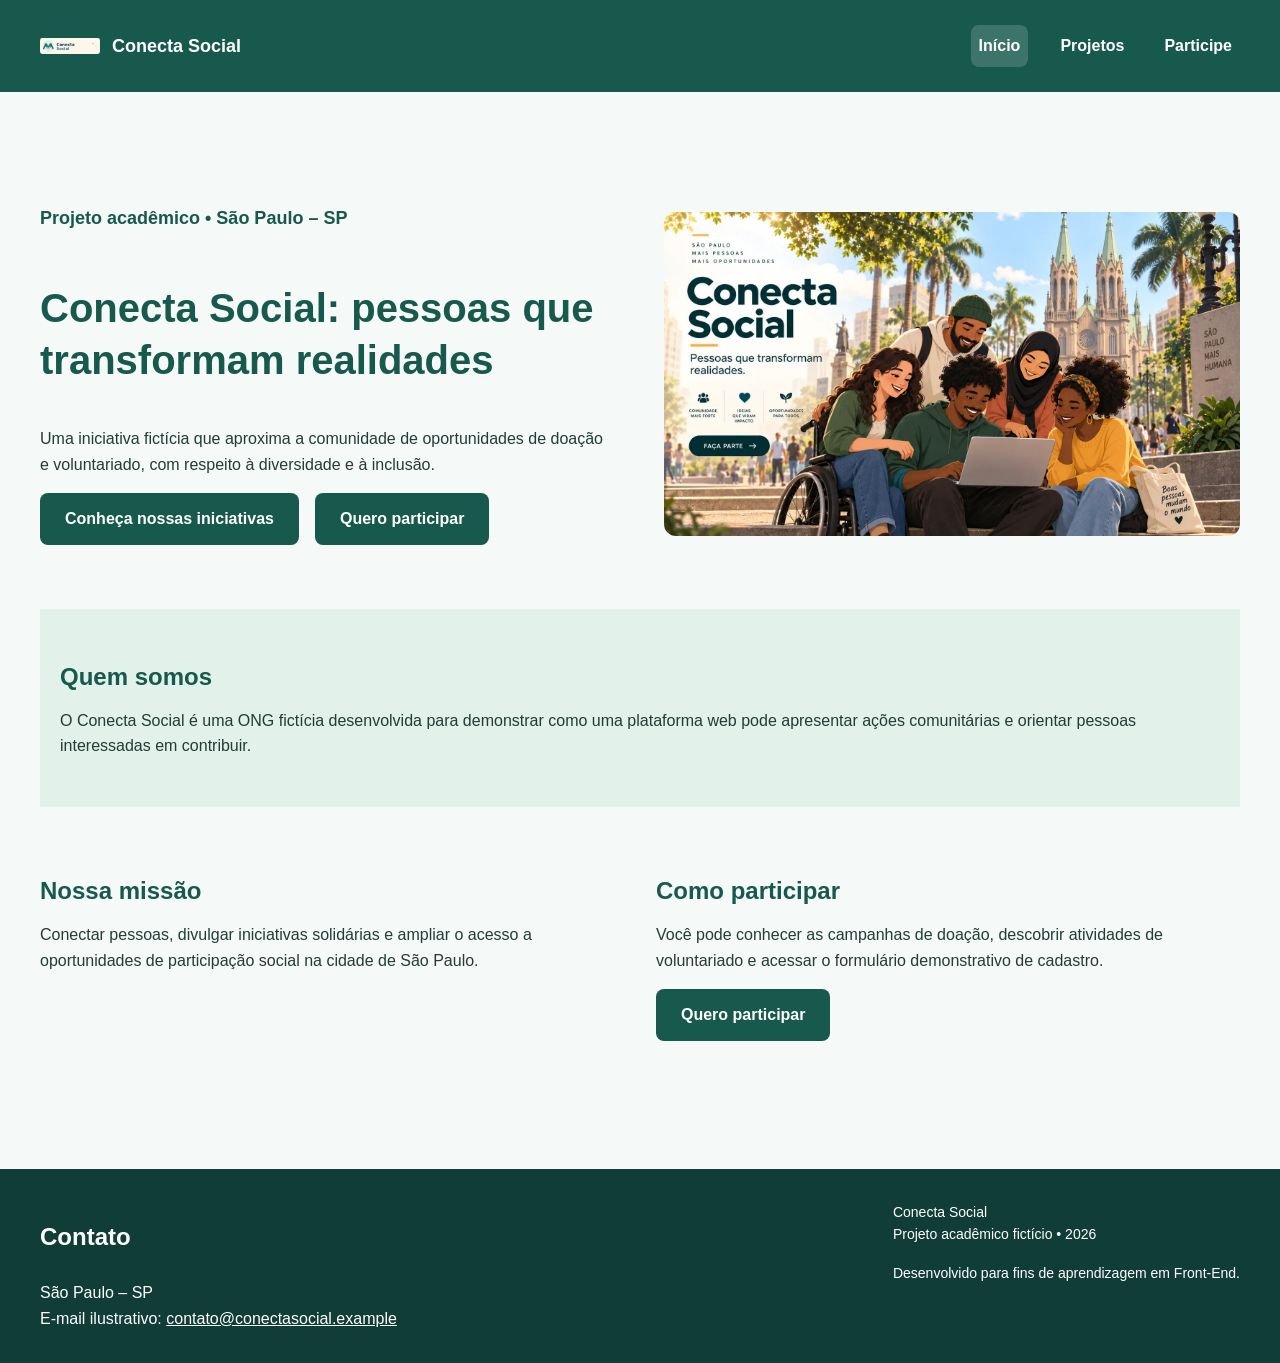
<file: index.html>
<!doctype html>
<html lang="pt-BR">

<head>
  <meta charset="utf-8">
  <meta name="viewport" content="width=device-width, initial-scale=1">

  <meta
    name="description"
    content="Versão de teste da aplicação SPA do Conecta Social.">

  <title>Início | Conecta Social</title>

  <link
    rel="icon"
    href="imagens/icone-conecta-social.svg"
    type="image/svg+xml">

  <link rel="stylesheet" href="css/style.css">

  <!-- Mantém o funcionamento do menu responsivo existente. -->
  <script src="js/mascaras.js" defer></script>

  <!-- Inicia a navegação da SPA. -->
  <script type="module" src="js/app.js"></script>
</head>

<body>

  <a class="pular" href="#conteudo-spa">
    Pular para o conteúdo principal
  </a>

  <header class="cabecalho">


    <div class="container topo">

      <a
        class="marca"
        href="#inicio"
        aria-label="Conecta Social: página inicial">

        <img
          src="imagens/logo-conecta-social.svg"
          alt=""
          width="60"
          height="60">

        <span>Conecta Social</span>

      </a>

      <button
        class="menu-toggle"
        type="button"
        aria-label="Abrir ou fechar menu de navegação"
        aria-controls="menu-principal"
        aria-expanded="false">
        &#9776;
      </button>

      <nav aria-label="Navegação principal">

        <ul class="menu" id="menu-principal">

          <li>
            <a href="#inicio" data-rota="inicio">
              Início
            </a>
          </li>

          <li>
            <a href="#projetos" data-rota="projetos">
              Projetos
            </a>
          </li>

          <li>
            <a href="#cadastro" data-rota="cadastro">
              Participe
            </a>
          </li>

        </ul>

      </nav>

    </div>

  </header>

  <!-- O JavaScript colocará cada tela dentro desta área. -->

  <main
    id="conteudo-spa"
    class="container espaco"
    aria-live="polite">

    <p>Carregando conteúdo...</p>

  </main>

  <footer class="rodape">

    <div class="container rodape-conteudo">

      <div class="contato-conteudo">

        <h2>Contato</h2>

        <address>
          São Paulo – SP<br>

          E-mail ilustrativo:

          <a href="mailto:contato@conectasocial.example">
            contato@conectasocial.example
          </a>
        </address>

      </div>

      <div>
        <p>Conecta Social<br>
          Projeto acadêmico fictício • 2026
        </p>

        <p>
          Desenvolvido para fins de aprendizagem
          em Front-End.
        </p>
      </div>

    </div>

  </footer>

</body>
</html>
</file>
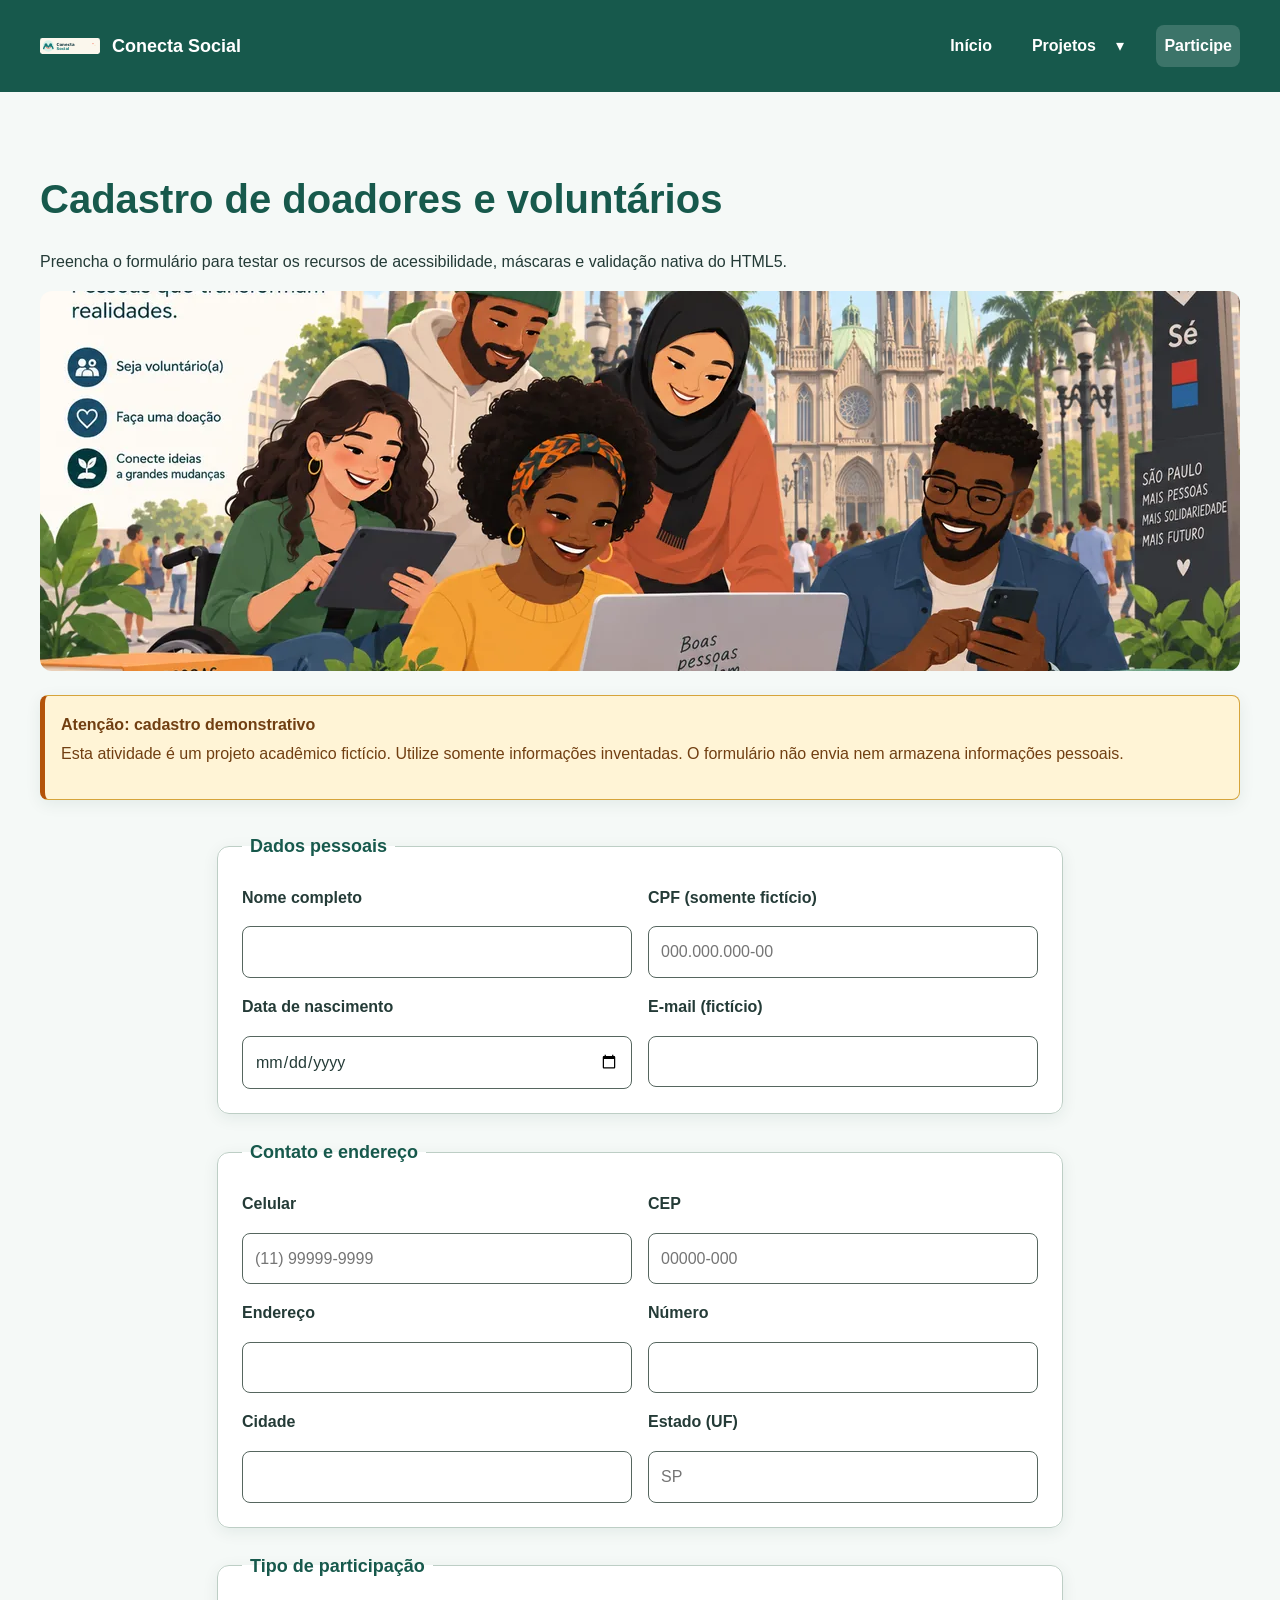
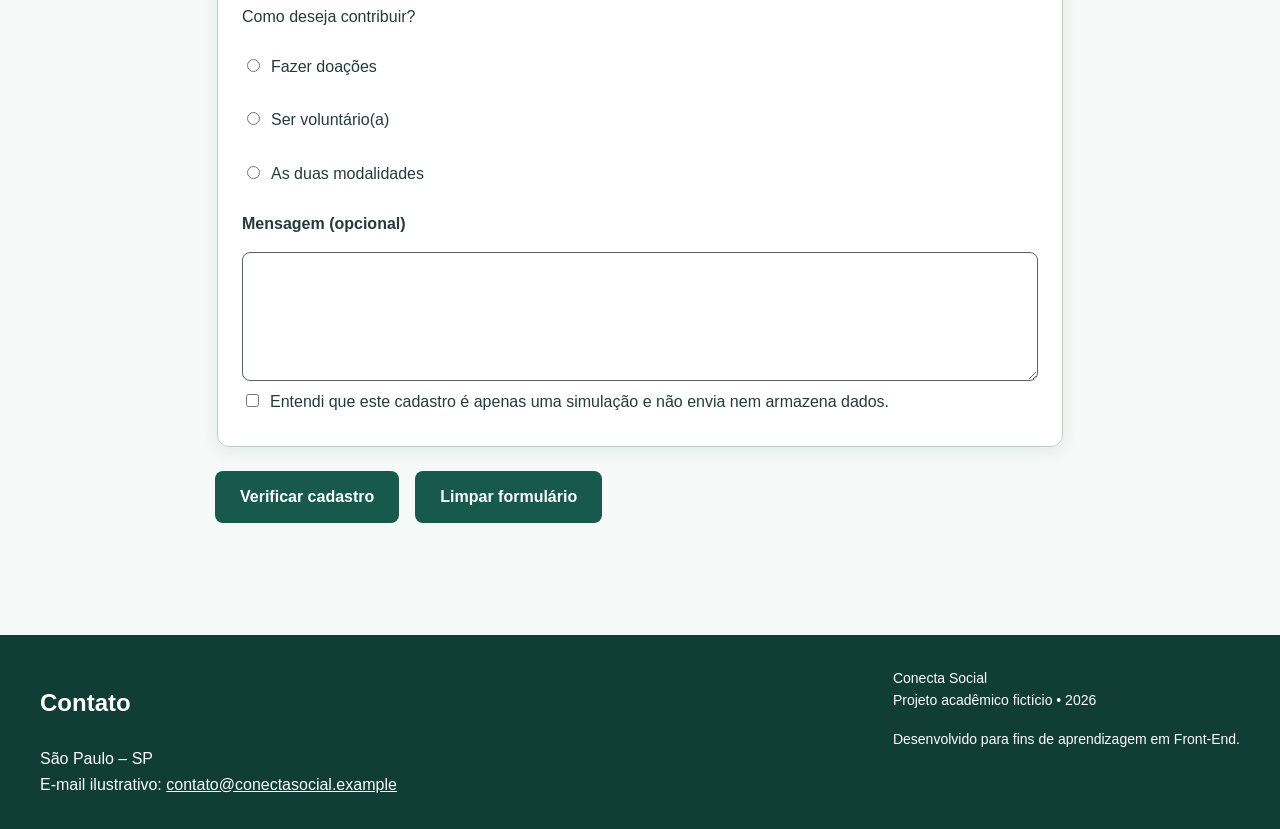
<file: cadastro.html>
<!doctype html>
<html lang="pt-BR">

<head>
  <meta charset="utf-8">

  <meta name="viewport"
        content="width=device-width, initial-scale=1">

  <meta name="description"
        content="Formulário demonstrativo para pessoas interessadas em doações e voluntariado no Conecta Social.">

  <title>Cadastro | Conecta Social</title>

  <link rel="icon"
        href="imagens/icone-conecta-social.svg"
        type="image/svg+xml">

  <link rel="stylesheet" href="css/style.css">

  <script src="js/mascaras.js" defer></script>
</head>

<body>

  <!-- ACESSIBILIDADE -->

  <a class="pular" href="#conteudo">
    Pular para o conteúdo principal
  </a>


  <!-- CABEÇALHO -->

  <header class="cabecalho">

    <div class="container topo">

      <a class="marca"
         href="index.html"
         aria-label="Conecta Social: página inicial">

        <img
          src="imagens/logo-conecta-social.svg"
          alt=""
          width="60"
          height="60">

        <span>Conecta Social</span>

      </a>


      <!-- BOTÃO HAMBÚRGUER -->

      <button
        class="menu-toggle"
        type="button"
        aria-label="Abrir ou fechar menu de navegação"
        aria-controls="menu-principal"
        aria-expanded="false">

        &#9776;

      </button>


      <!-- MENU PRINCIPAL -->

      <nav aria-label="Navegação principal">

        <ul class="menu" id="menu-principal">

          <li>

            <a href="index.html">
              Início
            </a>

          </li>


          <!-- SUBMENU DE PROJETOS -->

          <li class="item-submenu">

            <a href="projetos.html">
              Projetos
            </a>

            <button
              class="submenu-toggle"
              type="button"
              aria-label="Mostrar opções de projetos"
              aria-controls="submenu-projetos"
              aria-expanded="false">

              &#9662;

            </button>

            <ul class="submenu" id="submenu-projetos">

              <li>

                <a href="projetos.html">
                  Conhecer iniciativas
                </a>

              </li>

              <li>

                <a href="cadastro.html">
                  Como contribuir
                </a>

              </li>

            </ul>

          </li>


          <li>

            <a href="cadastro.html"
               aria-current="page">

              Participe

            </a>

          </li>

        </ul>

      </nav>

    </div>

  </header>


  <!-- CONTEÚDO PRINCIPAL -->

  <main id="conteudo" class="container espaco">


    <!-- APRESENTAÇÃO DO CADASTRO -->

    <section aria-labelledby="titulo-cadastro">

      <h1 id="titulo-cadastro">
        Cadastro de doadores e voluntários
      </h1>

      <p>
        Preencha o formulário para testar os
        recursos de acessibilidade, máscaras
        e validação nativa do HTML5.
      </p>


      <!-- IMAGEM DO CADASTRO -->

      <picture>

        <source
          srcset="imagens/cadastro-voluntarios-se.webp"
          type="image/webp">

        <img
          class="imagem imagem-cadastro"
          src="imagens/cadastro-voluntarios-se.jpg"
          alt="Pessoas de diferentes origens usam computador e celular para participar de ações sociais na Praça da Sé."
          width="1200"
          height="675"
          loading="lazy">

      </picture>


      <!-- ALERTA INSTITUCIONAL -->

      <aside
        class="aviso"
        aria-label="Informação sobre o cadastro">

        <strong>
          Atenção: cadastro demonstrativo
        </strong>

        <p>
          Esta atividade é um projeto acadêmico
          fictício. Utilize somente informações
          inventadas.

          O formulário não envia nem armazena
          informações pessoais.
        </p>

      </aside>

    </section>


    <!-- FORMULÁRIO DE CADASTRO -->

    <form id="formulario" autocomplete="off">


      <!-- ALERTA DE ERRO -->

      <div
        id="erro-cadastro"
        class="alerta alerta-erro"
        role="alert"
        hidden>

        <strong>
          Existem informações que precisam
          ser corrigidas.
        </strong>

        <p>
          Confira os campos obrigatórios,
          os formatos solicitados e a
          confirmação de participação.
        </p>

      </div>


      <!-- DADOS PESSOAIS -->

      <fieldset>

        <legend>Dados pessoais</legend>

        <div class="campos">


          <!-- NOME COMPLETO -->

          <div class="grupo-campo">

            <label for="nome">
              Nome completo
            </label>

            <input
              id="nome"
              name="nome"
              type="text"
              minlength="3"
              maxlength="100"
              required>

          </div>


          <!-- CPF -->

          <div class="grupo-campo">

            <label for="cpf">
              CPF (somente fictício)
            </label>

            <input
              id="cpf"
              name="cpf"
              type="text"
              inputmode="numeric"
              placeholder="000.000.000-00"
              pattern="[0-9]{3}\.[0-9]{3}\.[0-9]{3}-[0-9]{2}"
              title="Use o formato 000.000.000-00"
              maxlength="14"
              required>

          </div>


          <!-- DATA DE NASCIMENTO -->

          <div class="grupo-campo">

            <label for="nascimento">
              Data de nascimento
            </label>

            <input
              id="nascimento"
              name="nascimento"
              type="date"
              required>

          </div>


          <!-- E-MAIL -->

          <div class="grupo-campo">

            <label for="email">
              E-mail (fictício)
            </label>

            <input
              id="email"
              name="email"
              type="email"
              maxlength="120"
              required>

          </div>

        </div>

      </fieldset>


      <!-- CONTATO E ENDEREÇO -->

      <fieldset>

        <legend>Contato e endereço</legend>

        <div class="campos">


          <!-- TELEFONE -->

          <div class="grupo-campo">

            <label for="telefone">
              Celular
            </label>

            <input
              id="telefone"
              name="telefone"
              type="tel"
              inputmode="numeric"
              placeholder="(11) 99999-9999"
              pattern="\([0-9]{2}\) [0-9]{5}-[0-9]{4}"
              title="Use o formato (11) 99999-9999"
              maxlength="15"
              required>

          </div>


          <!-- CEP -->

          <div class="grupo-campo">

            <label for="cep">
              CEP
            </label>

            <input
              id="cep"
              name="cep"
              type="text"
              inputmode="numeric"
              placeholder="00000-000"
              pattern="[0-9]{5}-[0-9]{3}"
              title="Use o formato 00000-000"
              maxlength="9"
              required>

          </div>


          <!-- ENDEREÇO -->

          <div class="grupo-campo">

            <label for="endereco">
              Endereço
            </label>

            <input
              id="endereco"
              name="endereco"
              type="text"
              maxlength="120"
              required>

          </div>


          <!-- NÚMERO -->

          <div class="grupo-campo">

            <label for="numero">
              Número
            </label>

            <input
              id="numero"
              name="numero"
              type="text"
              maxlength="10"
              required>

          </div>


          <!-- CIDADE -->

          <div class="grupo-campo">

            <label for="cidade">
              Cidade
            </label>

            <input
              id="cidade"
              name="cidade"
              type="text"
              maxlength="80"
              required>

          </div>


          <!-- ESTADO -->

          <div class="grupo-campo">

            <label for="uf">
              Estado (UF)
            </label>

            <input
              id="uf"
              name="uf"
              type="text"
              placeholder="SP"
              pattern="[A-Za-z]{2}"
              title="Informe a sigla do estado com duas letras"
              maxlength="2"
              required>

          </div>

        </div>

      </fieldset>


      <!-- PARTICIPAÇÃO -->

      <fieldset>

        <legend>Tipo de participação</legend>

        <p>Como deseja contribuir?</p>


        <!-- OPÇÕES DE PARTICIPAÇÃO -->

        <div class="opcoes">

          <label>

            <input
              type="radio"
              name="participacao"
              value="doacao"
              required>

            Fazer doações

          </label>


          <label>

            <input
              type="radio"
              name="participacao"
              value="voluntariado">

            Ser voluntário(a)

          </label>


          <label>

            <input
              type="radio"
              name="participacao"
              value="ambos">

            As duas modalidades

          </label>

        </div>


        <!-- MENSAGEM -->

        <div class="grupo-campo">

          <label for="mensagem">
            Mensagem (opcional)
          </label>

          <textarea
            id="mensagem"
            name="mensagem"
            rows="4"
            maxlength="500"></textarea>

        </div>


        <!-- CONFIRMAÇÃO -->

        <label class="aceite">

          <input
            id="aviso"
            name="aviso"
            type="checkbox"
            required>

          Entendi que este cadastro é apenas
          uma simulação e não envia nem
          armazena dados.

        </label>

      </fieldset>


      <!-- BOTÕES DO FORMULÁRIO -->

      <div class="acoes">

        <button
          class="botao"
          type="submit">

          Verificar cadastro

        </button>


        <button
          class="botao"
          type="reset">

          Limpar formulário

        </button>

      </div>

    </form>


    <!-- TOAST DE CONFIRMAÇÃO -->

    <div
      id="resultado"
      class="toast"
      role="status"
      aria-live="polite"
      aria-atomic="true"
      hidden>

      <span
        class="toast-mensagem">
      </span>

      <button
        id="fechar-toast"
        class="toast-fechar"
        type="button"
        aria-label="Fechar notificação">

        &times;

      </button>

    </div>

  </main>


  <!-- RODAPÉ INSTITUCIONAL -->

  <footer class="rodape">

    <div class="container rodape-conteudo">

      <div class="contato-conteudo">

        <h2>Contato</h2>

        <address>

          São Paulo – SP

          <br>

          E-mail ilustrativo:

          <a href="mailto:contato@conectasocial.example">

            contato@conectasocial.example

          </a>

        </address>

      </div>


      <div>

        <p>
          Conecta Social
          <br>
          Projeto acadêmico fictício • 2026
        </p>

        <p>
          Desenvolvido para fins de
          aprendizagem em Front-End.
        </p>

      </div>

    </div>

  </footer>

</body>

</html>
</file>
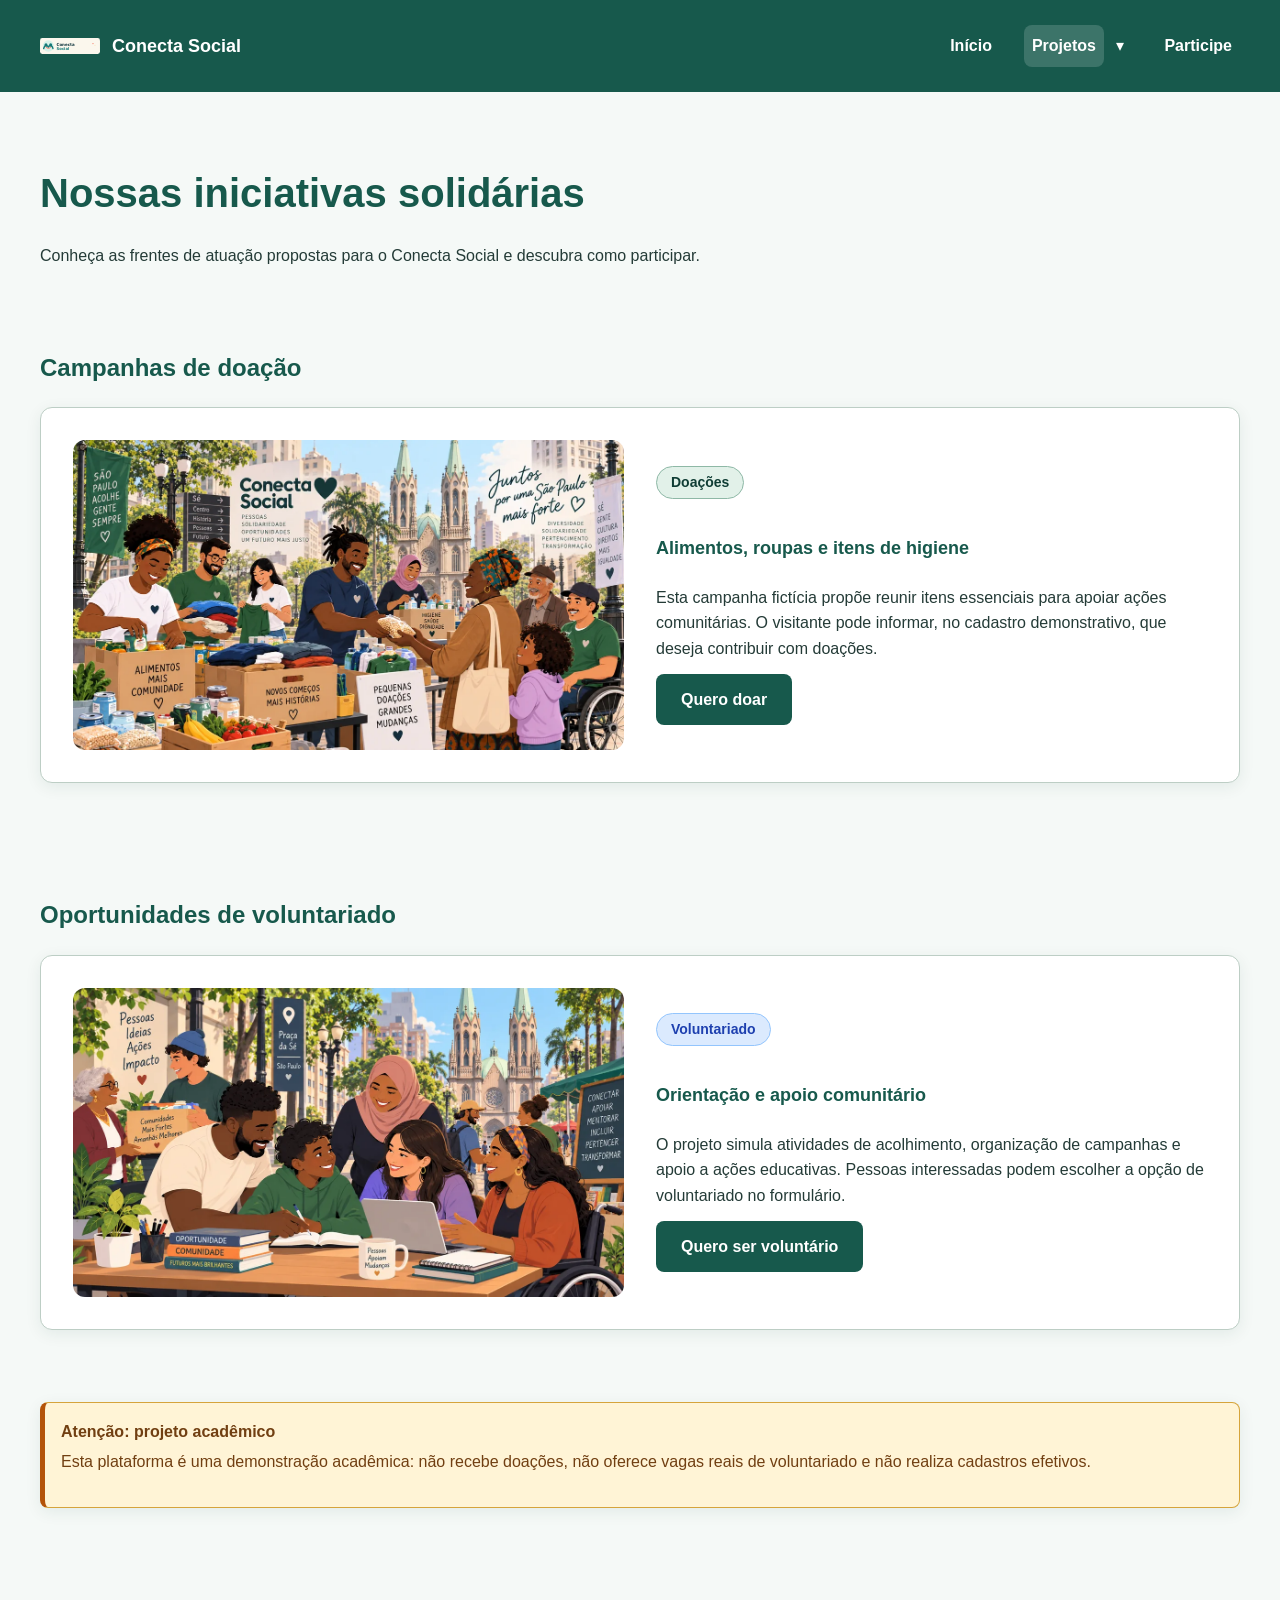
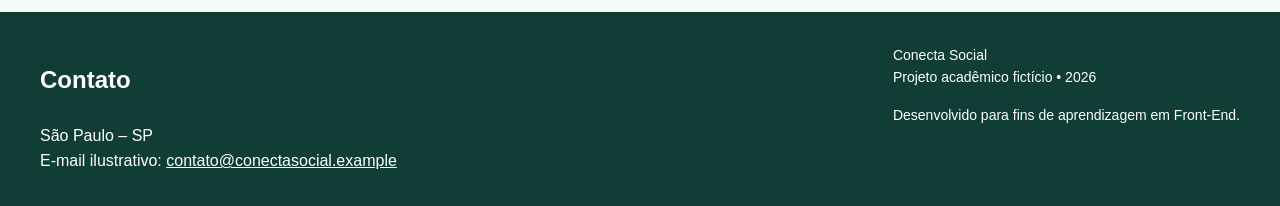
<file: projetos.html>
<!doctype html>
<html lang="pt-BR">

<head>
  <meta charset="utf-8">

  <meta name="viewport"
        content="width=device-width, initial-scale=1">

  <meta name="description"
        content="Conheça as iniciativas fictícias de doações e voluntariado do Conecta Social em São Paulo.">

  <title>Projetos | Conecta Social</title>

  <link rel="icon"
        href="imagens/icone-conecta-social.svg"
        type="image/svg+xml">

  <link rel="stylesheet" href="css/style.css">

  <script src="js/mascaras.js" defer></script>
</head>

<body>

  <!-- ACESSIBILIDADE -->

  <a class="pular" href="#conteudo">
    Pular para o conteúdo principal
  </a>


  <!-- CABEÇALHO -->

  <header class="cabecalho">

    <div class="container topo">

      <a class="marca"
         href="index.html"
         aria-label="Conecta Social: página inicial">

        <img
          src="imagens/logo-conecta-social.svg"
          alt=""
          width="60"
          height="60">

        <span>Conecta Social</span>

      </a>


      <!-- BOTÃO HAMBÚRGUER -->

      <button
        class="menu-toggle"
        type="button"
        aria-label="Abrir ou fechar menu de navegação"
        aria-controls="menu-principal"
        aria-expanded="false">

        &#9776;

      </button>


      <!-- NAVEGAÇÃO PRINCIPAL -->

      <nav aria-label="Navegação principal">

        <ul class="menu" id="menu-principal">

          <li>
            <a href="index.html">
              Início
            </a>
          </li>


          <!-- MENU DE PROJETOS -->

          <li class="item-submenu">

            <a href="projetos.html"
               aria-current="page">
              Projetos
            </a>

            <button
              class="submenu-toggle"
              type="button"
              aria-label="Mostrar opções de projetos"
              aria-controls="submenu-projetos"
              aria-expanded="false">

              &#9662;

            </button>

            <ul class="submenu" id="submenu-projetos">

              <li>
                <a href="#doacoes-titulo">
                  Campanhas de doação
                </a>
              </li>

              <li>
                <a href="#voluntariado-titulo">
                  Oportunidades de voluntariado
                </a>
              </li>

              <li>
                <a href="cadastro.html">
                  Como contribuir
                </a>
              </li>

            </ul>

          </li>


          <li>
            <a href="cadastro.html">
              Participe
            </a>
          </li>

        </ul>

      </nav>

    </div>

  </header>


  <!-- CONTEÚDO PRINCIPAL -->

  <main id="conteudo" class="container espaco">

    <h1>Nossas iniciativas solidárias</h1>

    <p>
      Conheça as frentes de atuação propostas
      para o Conecta Social e descubra como
      participar.
    </p>


    <!-- CAMPANHAS DE DOAÇÃO -->

    <section
      class="espaco"
      aria-labelledby="doacoes-titulo">

      <h2 id="doacoes-titulo">
        Campanhas de doação
      </h2>


      <!-- CARTÃO DE DOAÇÕES -->

      <article class="cartao">

        <picture>

          <source
            srcset="imagens/projeto-doacoes-se.webp"
            type="image/webp">

          <img
            class="imagem"
            src="imagens/projeto-doacoes-se.jpg"
            alt="Voluntários diversos organizam alimentos, roupas e itens de higiene em uma ação solidária na Praça da Sé."
            width="1200"
            height="675"
            loading="lazy">

        </picture>


        <div class="cartao-conteudo">

          <span class="badge badge-doacao">
            Doações
          </span>

          <h3>
            Alimentos, roupas e itens de higiene
          </h3>

          <p>
            Esta campanha fictícia propõe
            reunir itens essenciais para
            apoiar ações comunitárias.

            O visitante pode informar, no
            cadastro demonstrativo, que
            deseja contribuir com doações.
          </p>


          <!-- BOTÃO DE PARTICIPAÇÃO -->

          <div class="acoes">

            <a
              class="botao"
              href="cadastro.html">

              Quero doar

            </a>

          </div>

        </div>

      </article>

    </section>


    <!-- OPORTUNIDADES DE VOLUNTARIADO -->

    <section
      class="espaco"
      aria-labelledby="voluntariado-titulo">

      <h2 id="voluntariado-titulo">
        Oportunidades de voluntariado
      </h2>


      <!-- CARTÃO DE VOLUNTARIADO -->

      <article class="cartao">

        <picture>

          <source
            srcset="imagens/projeto-voluntariado-se.webp"
            type="image/webp">

          <img
            class="imagem"
            src="imagens/projeto-voluntariado-se.jpg"
            alt="Pessoas de diferentes idades e origens participam de uma atividade de orientação e aprendizagem perto da Catedral da Sé."
            width="1200"
            height="675"
            loading="lazy">

        </picture>


        <div class="cartao-conteudo">

          <span class="badge badge-voluntariado">
            Voluntariado
          </span>

          <h3>
            Orientação e apoio comunitário
          </h3>

          <p>
            O projeto simula atividades
            de acolhimento, organização
            de campanhas e apoio a ações
            educativas.

            Pessoas interessadas podem
            escolher a opção de voluntariado
            no formulário.
          </p>


          <!-- BOTÃO DE PARTICIPAÇÃO -->

          <div class="acoes">

            <a
              class="botao"
              href="cadastro.html">

              Quero ser voluntário

            </a>

          </div>

        </div>

      </article>

    </section>


    <!-- ALERTA INSTITUCIONAL -->

    <aside
      class="aviso"
      aria-label="Informação importante">

      <strong>
        Atenção: projeto acadêmico
      </strong>

      <p>
        Esta plataforma é uma demonstração
        acadêmica: não recebe doações,
        não oferece vagas reais de
        voluntariado e não realiza
        cadastros efetivos.
      </p>

    </aside>

  </main>


  <!-- RODAPÉ INSTITUCIONAL -->

  <footer class="rodape">

    <div class="container rodape-conteudo">

      <div class="contato-conteudo">

        <h2>Contato</h2>

        <address>

          São Paulo – SP

          <br>

          E-mail ilustrativo:

          <a href="mailto:contato@conectasocial.example">
            contato@conectasocial.example
          </a>

        </address>

      </div>


      <div>

        <p>
          Conecta Social
          <br>
          Projeto acadêmico fictício • 2026
        </p>

        <p>
          Desenvolvido para fins de
          aprendizagem em Front-End.
        </p>

      </div>

    </div>

  </footer>

</body>

</html>
</file>
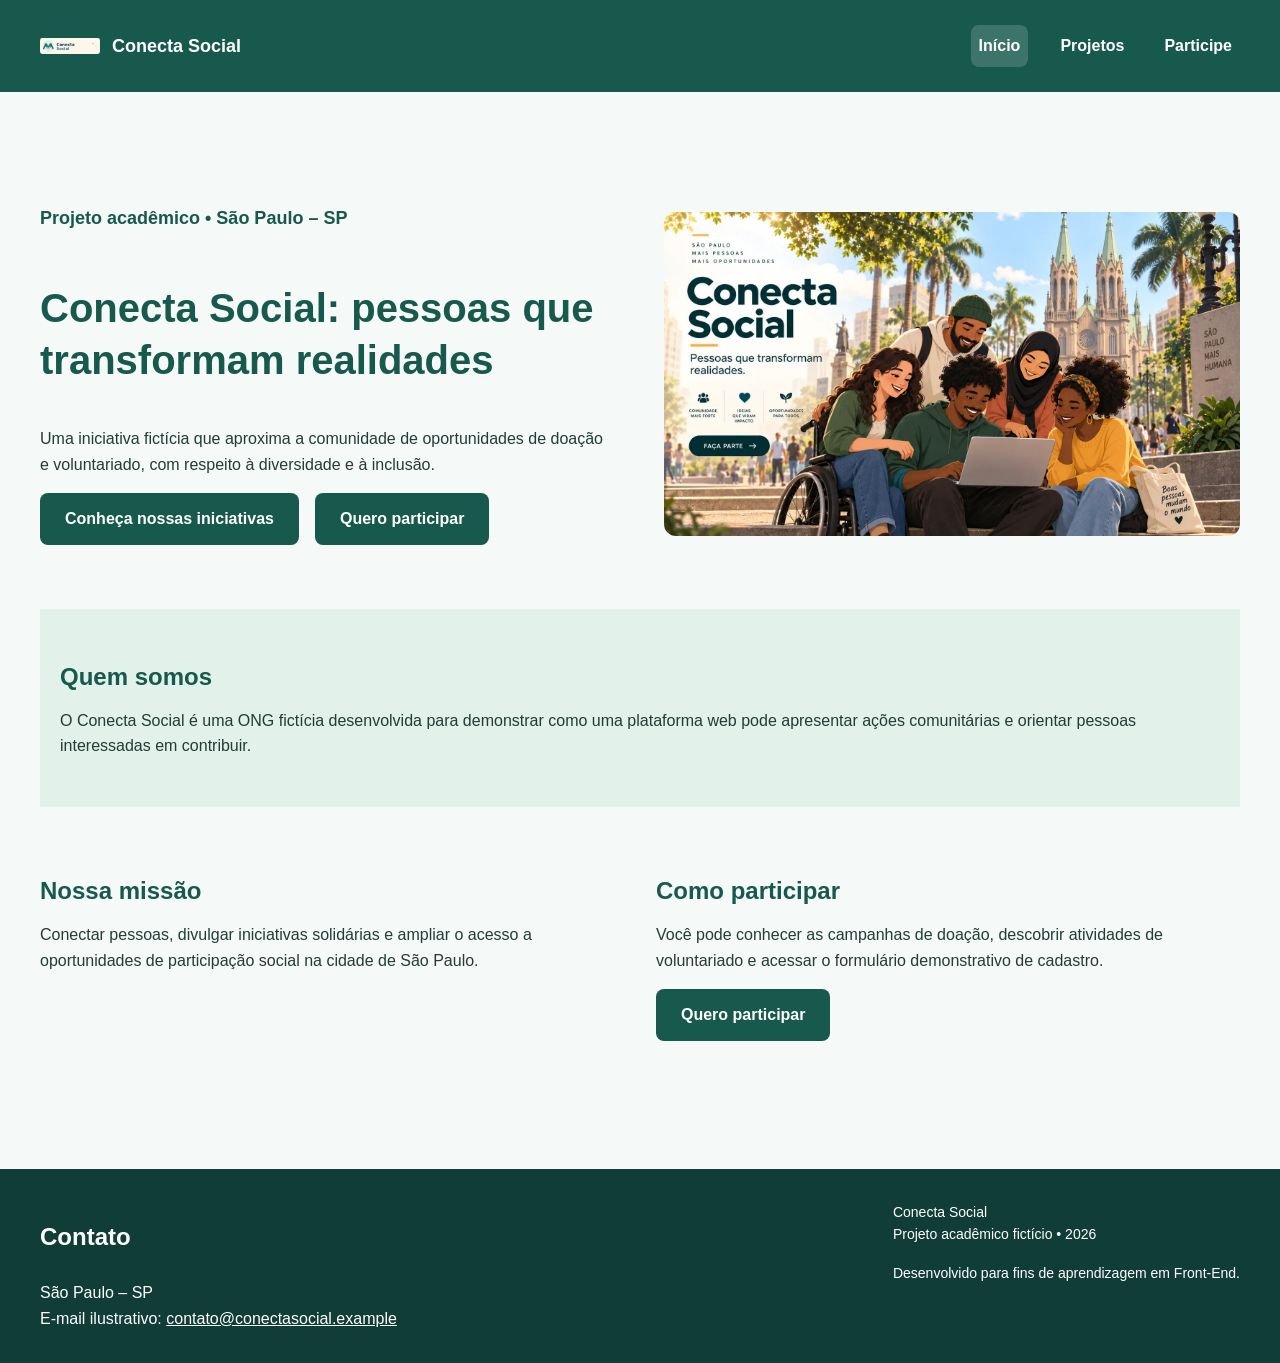
<file: spa.html>
<!doctype html>
<html lang="pt-BR">

<head>
  <meta charset="utf-8">
  <meta name="viewport" content="width=device-width, initial-scale=1">

  <meta
    name="description"
    content="Versão de teste da aplicação SPA do Conecta Social.">

  <title>Início | Conecta Social</title>

  <link
    rel="icon"
    href="imagens/icone-conecta-social.svg"
    type="image/svg+xml">

  <link rel="stylesheet" href="css/style.css">

  <!-- Mantém o funcionamento do menu responsivo existente. -->
  <script src="js/mascaras.js" defer></script>

  <!-- Inicia a navegação da SPA. -->
  <script type="module" src="js/app.js"></script>
</head>

<body>

  <header class="cabecalho">

    <div class="container topo">

      <a
        class="marca"
        href="#inicio"
        aria-label="Conecta Social: página inicial">

        <img
          src="imagens/logo-conecta-social.svg"
          alt=""
          width="60"
          height="60">

        <span>Conecta Social</span>

      </a>

      <button
        class="menu-toggle"
        type="button"
        aria-label="Abrir ou fechar menu de navegação"
        aria-controls="menu-principal"
        aria-expanded="false">
        &#9776;
      </button>

      <nav aria-label="Navegação principal">

        <ul class="menu" id="menu-principal">

          <li>
            <a href="#inicio" data-rota="inicio">
              Início
            </a>
          </li>

          <li>
            <a href="#projetos" data-rota="projetos">
              Projetos
            </a>
          </li>

          <li>
            <a href="#cadastro" data-rota="cadastro">
              Participe
            </a>
          </li>

        </ul>

      </nav>

    </div>

  </header>

  <!-- O JavaScript colocará cada tela dentro desta área. -->

  <main
    id="conteudo-spa"
    class="container espaco"
    aria-live="polite">

    <p>Carregando conteúdo...</p>

  </main>

  <footer class="rodape">

    <div class="container rodape-conteudo">

      <div class="contato-conteudo">

        <h2>Contato</h2>

        <address>
          São Paulo – SP<br>

          E-mail ilustrativo:

          <a href="mailto:contato@conectasocial.example">
            contato@conectasocial.example
          </a>
        </address>

      </div>

      <div>
        <p>Conecta Social<br>
          Projeto acadêmico fictício • 2026
        </p>

        <p>
          Desenvolvido para fins de aprendizagem
          em Front-End.
        </p>
      </div>

    </div>

  </footer>

</body>
</html>
</file>
<file: css/style.css>
/*
================================================
CONECTA SOCIAL
Experiencia Pratica II
Design System, Responsividade e Acessibilidade
================================================
*/

/* 1. DESIGN SYSTEM */

:root {
  /* Cores primarias */
  --cor-primaria: #17594c;
  --cor-primaria-escura: #103d35;
  --cor-primaria-clara: #e2f1e9;

  /* Cores secundarias */
  --cor-secundaria: #2563eb;
  --cor-destaque: #e7a73a;

  /* Cores neutras */
  --cor-branco: #ffffff;
  --cor-fundo: #f5f9f7;
  --cor-texto: #243b37;
  --cor-texto-secundario: #56665f;
  --cor-borda: #bdcec5;

  /* Estados de feedback */
  --cor-sucesso: #166534;
  --cor-erro: #b91c1c;
  --cor-aviso: #fff4d6;

  /* Tipografia */
  --fonte-pequena: 0.875rem;
  --fonte-padrao: 1rem;
  --fonte-media: 1.125rem;
  --fonte-subtitulo: 1.5rem;
  --fonte-titulo: 2.5rem;

  /* Escala modular baseada em 4px */
  --espaco-1: 4px;
  --espaco-2: 8px;
  --espaco-3: 12px;
  --espaco-4: 16px;
  --espaco-6: 24px;
  --espaco-8: 32px;
  --espaco-12: 48px;

  /* Componentes */
  --raio-padrao: 8px;
  --raio-cartao: 12px;

  --sombra-suave:
    0 4px 16px rgba(16, 61, 53, 0.08);

  --sombra-destaque:
    0 8px 24px rgba(16, 61, 53, 0.16);

  --largura-maxima: 1100px;
}

/* 2. CONFIGURACOES GERAIS */

*,
*::before,
*::after {
  box-sizing: border-box;
}

html {
  scroll-behavior: smooth;
}

body {
  margin: 0;
  background: var(--cor-fundo);
  color: var(--cor-texto);
  font-family: Arial, Helvetica, sans-serif;
  font-size: var(--fonte-padrao);
  line-height: 1.6;
}

img {
  display: block;
  max-width: 100%;
  height: auto;
}

.container {
  width: min(
    var(--largura-maxima),
    calc(100% - 32px)
  );

  margin-inline: auto;
}

main {
  min-width: 0;
}

p {
  margin-top: 0;
  margin-bottom: var(--espaco-4);
}

a {
  color: var(--cor-secundaria);
}

button,
input,
textarea,
select {
  font: inherit;
}

button {
  cursor: pointer;
}

[hidden] {
  display: none !important;
}

/* 3. HIERARQUIA TIPOGRAFICA */

h1,
h2,
h3,
h4,
h5,
h6 {
  color: var(--cor-primaria);
  line-height: 1.3;
}

h1 {
  font-size: var(--fonte-titulo);
  margin-bottom: var(--espaco-6);
}

h2 {
  font-size: var(--fonte-subtitulo);
  margin-bottom: var(--espaco-4);
}

h3 {
  font-size: var(--fonte-media);
  margin-bottom: var(--espaco-3);
}

h4 {
  font-size: var(--fonte-padrao);
}

small,
.texto-pequeno {
  font-size: var(--fonte-pequena);
}

.destaque {
  color: var(--cor-primaria);
  font-size: var(--fonte-media);
  font-weight: bold;
}

/* 4. ACESSIBILIDADE */

.pular {
  position: absolute;
  left: -9999px;
  z-index: 2000;

  padding: var(--espaco-3);

  background: var(--cor-branco);
  color: var(--cor-primaria);

  border: 2px solid var(--cor-destaque);
}

.pular:focus {
  left: var(--espaco-3);
  top: var(--espaco-3);
}

a:focus-visible,
button:focus-visible,
input:focus-visible,
textarea:focus-visible,
select:focus-visible {
  outline: 3px solid var(--cor-destaque);
  outline-offset: 3px;
}

/* 5. GRID DE 12 COLUNAS */

.grid-12 {
  display: grid;
  grid-template-columns:
    repeat(12, minmax(0, 1fr));

  gap: var(--espaco-4);
}

.grid-12 > * {
  grid-column: span 12;
  min-width: 0;
}

.col-12 {
  grid-column: span 12;
}

/* 6. CABECALHO */

.cabecalho {
  position: relative;
  z-index: 100;

  background: var(--cor-primaria);
  color: var(--cor-branco);

  padding: var(--espaco-4) 0;
}

.topo {
  display: flex;
  align-items: center;
  justify-content: space-between;
  flex-wrap: wrap;

  gap: var(--espaco-4);
}

.marca {
  display: flex;
  align-items: center;

  gap: var(--espaco-3);

  color: var(--cor-branco);
  text-decoration: none;

  font-size: var(--fonte-media);
  font-weight: bold;
}

.marca img {
  width: 60px;
  height: 60px;
  object-fit: contain;
}

/* 7. MENU DE NAVEGACAO */

.menu {
  display: flex;
  align-items: center;
  flex-wrap: wrap;

  gap: var(--espaco-4);

  margin: 0;
  padding: 0;

  list-style: none;
}

.menu li {
  position: relative;
}

.menu a {
  display: inline-flex;
  align-items: center;

  padding: var(--espaco-2);

  color: var(--cor-branco);
  text-decoration: none;
  font-weight: bold;

  border-radius: var(--raio-padrao);

  transition:
    background-color 0.2s ease,
    color 0.2s ease;
}

.menu a:hover,
.menu a[aria-current="page"] {
  background: rgba(255, 255, 255, 0.16);
}

.menu a:focus-visible {
  outline: 3px solid var(--cor-destaque);
}

/* Botao hamburguer */

.menu-toggle {
  display: none;

  padding: var(--espaco-2) var(--espaco-3);

  border: 1px solid var(--cor-branco);
  border-radius: var(--raio-padrao);

  background: transparent;
  color: var(--cor-branco);

  font-size: 1.5rem;
  line-height: 1;
}

.menu-toggle:hover {
  background: var(--cor-primaria-escura);
}

/* Submenu */

.item-submenu {
  position: relative;
}

.submenu-toggle {
  padding: var(--espaco-2);

  background: transparent;
  color: var(--cor-branco);

  border: 0;
  border-radius: var(--raio-padrao);
}

.submenu {
  display: none;

  margin: 0;
  padding: var(--espaco-2);

  list-style: none;

  background: var(--cor-primaria-escura);
  border-radius: var(--raio-padrao);

  box-shadow: var(--sombra-destaque);
}

.submenu a {
  display: block;
  white-space: nowrap;
}

.item-submenu.submenu-aberto > .submenu {
  display: block;
}

/* 8. PAGINA INICIAL */

.abertura {
  display: grid;

  grid-template-columns:
    repeat(12, minmax(0, 1fr));

  align-items: center;

  gap: var(--espaco-8);

  padding-top: var(--espaco-12);
  padding-bottom: var(--espaco-12);
}

.abertura > * {
  grid-column: span 12;
  min-width: 0;
}

.abertura-conteudo {
  display: flex;
  flex-direction: column;
  justify-content: center;
  align-items: flex-start;

  gap: var(--espaco-4);
}

.abertura-conteudo p {
  margin-bottom: 0;
}

.imagem {
  width: 100%;
  height: auto;

  border-radius: var(--raio-cartao);
}

.faixa {
  background: var(--cor-primaria-clara);
  padding: var(--espaco-8) 0;
}

.espaco {
  padding-top: var(--espaco-12);
  padding-bottom: var(--espaco-12);
}

.acoes {
  display: flex;
  align-items: center;
  flex-wrap: wrap;

  gap: var(--espaco-4);
}

/* 9. BOTOES INTERATIVOS */

.botao,
button[type="submit"],
button[type="reset"] {
  display: inline-flex;
  justify-content: center;
  align-items: center;

  gap: var(--espaco-2);

  padding: var(--espaco-3) var(--espaco-6);

  background: var(--cor-primaria);
  color: var(--cor-branco);

  border: 1px solid transparent;
  border-radius: var(--raio-padrao);

  text-decoration: none;
  font-weight: bold;

  cursor: pointer;

  transition:
    background-color 0.2s ease,
    box-shadow 0.2s ease,
    transform 0.2s ease;
}

.botao:hover,
button[type="submit"]:hover,
button[type="reset"]:hover {
  background: var(--cor-primaria-escura);
  box-shadow: var(--sombra-destaque);
}

.botao:active,
button[type="submit"]:active,
button[type="reset"]:active {
  transform: scale(0.98);
}

.botao:focus-visible,
button[type="submit"]:focus-visible,
button[type="reset"]:focus-visible {
  outline: 3px solid var(--cor-destaque);
  outline-offset: 3px;
}

.botao:disabled,
button:disabled,
.botao[aria-disabled="true"] {
  background: #d1d5db;
  color: #374151;

  box-shadow: none;
  opacity: 0.7;

  cursor: not-allowed;
  transform: none;
}

/* 10. CARTOES DOS PROJETOS */

.cartao {
  display: grid;

  grid-template-columns:
    repeat(12, minmax(0, 1fr));

  align-items: center;

  gap: var(--espaco-6);

  padding: var(--espaco-6);
  margin-top: var(--espaco-6);

  background: var(--cor-branco);

  border: 1px solid var(--cor-borda);
  border-radius: var(--raio-cartao);

  box-shadow: var(--sombra-suave);

  transition:
    box-shadow 0.2s ease,
    transform 0.2s ease;
}

.cartao > * {
  grid-column: span 12;
  min-width: 0;
}

.cartao:hover {
  box-shadow: var(--sombra-destaque);
  transform: translateY(-3px);
}

.cartao-conteudo {
  display: flex;
  flex-direction: column;
  align-items: flex-start;
  justify-content: center;

  gap: var(--espaco-3);
}

.cartao-conteudo p {
  margin-bottom: 0;
}

/* Compatibilidade com os artigos anteriores */

.cartao > picture,
.cartao > img {
  grid-column: span 12;
}

.cartao > div {
  grid-column: span 12;
}

/* 11. BADGES */

.badge {
  display: inline-flex;
  align-items: center;

  width: fit-content;

  padding: 6px 14px;

  margin-bottom: var(--espaco-2);

  border: 1px solid transparent;
  border-radius: 999px;

  font-size: var(--fonte-pequena);
  font-weight: bold;
  line-height: 1.4;
}

.badge-doacao {
  background: #e2f1e9;
  color: #103d35;
  border-color: #8eb8a6;
}

.badge-voluntariado {
  background: #dbeafe;
  color: #1e40af;
  border-color: #93c5fd;
}

.badge-aberto {
  background: #dcfce7;
  color: #166534;
  border-color: #86efac;
}

.badge-informativo {
  background: #e0f2fe;
  color: #075985;
  border-color: #7dd3fc;
}

/* 12. ALERTAS */

.aviso,
.alerta {
  padding: var(--espaco-4);
  margin: var(--espaco-6) 0;

  background: var(--cor-aviso);
  color: #713f12;

  border: 1px solid #d6a43b;
  border-left: 5px solid #b45309;

  border-radius: var(--raio-padrao);
  box-shadow: var(--sombra-suave);
}

.aviso strong,
.alerta strong {
  display: block;
  margin-bottom: var(--espaco-1);
}

.alerta-erro {
  background: #fef2f2;
  color: #991b1b;

  border-color: #fca5a5;
  border-left-color: var(--cor-erro);
}

.alerta-sucesso {
  background: #f0fdf4;
  color: #166534;

  border-color: #86efac;
  border-left-color: var(--cor-sucesso);
}

/* 13. FORMULARIO */

.imagem-cadastro {
  max-height: 380px;
  object-fit: cover;
  object-position: center;
}

form {
  width: 100%;
  max-width: 850px;

  margin: var(--espaco-8) auto;
}

fieldset {
  min-width: 0;

  padding: var(--espaco-6);
  margin-bottom: var(--espaco-6);

  background: var(--cor-branco);

  border: 1px solid var(--cor-borda);
  border-radius: var(--raio-cartao);

  box-shadow: var(--sombra-suave);
}

legend {
  padding: 0 var(--espaco-2);

  color: var(--cor-primaria);
  font-size: var(--fonte-media);
  font-weight: bold;
}

.campos {
  display: grid;

  grid-template-columns:
    repeat(12, minmax(0, 1fr));

  gap: var(--espaco-4);
}

.campos > * {
  grid-column: span 12;
  min-width: 0;
}

.grupo-campo {
  display: flex;
  flex-direction: column;

  gap: var(--espaco-2);
  min-width: 0;
}

label {
  display: block;

  margin-bottom: var(--espaco-2);

  color: var(--cor-texto);
  font-weight: bold;
}

input:not([type="radio"]):not([type="checkbox"]),
textarea,
select {
  display: block;

  width: 100%;
  max-width: 100%;
  min-width: 0;

  padding: var(--espaco-3);

  background: var(--cor-branco);
  color: var(--cor-texto);

  border: 1px solid var(--cor-texto-secundario);
  border-radius: var(--raio-padrao);

  transition:
    border-color 0.2s ease,
    box-shadow 0.2s ease;
}

textarea {
  resize: vertical;
}

input:not([type="radio"]):not([type="checkbox"]):focus,
textarea:focus,
select:focus {
  border-color: var(--cor-primaria);
  box-shadow: 0 0 0 3px rgba(23, 89, 76, 0.12);
}

/* Validacao visual apos a interacao */

input.campo-interagido:invalid,
textarea.campo-interagido:invalid,
select.campo-interagido:invalid {
  border: 2px solid var(--cor-erro);
  background: #fff8f8;
}

input.campo-interagido:valid,
textarea.campo-interagido:valid,
select.campo-interagido:valid {
  border: 2px solid var(--cor-sucesso);
}

input[aria-invalid="true"] {
  border: 2px solid var(--cor-erro);
}

input:disabled,
textarea:disabled,
select:disabled {
  background: #f1f5f9;
  color: #475569;
  cursor: not-allowed;
}

/* Opcoes e confirmacao */

.opcoes {
  display: flex;
  flex-direction: column;
  align-items: flex-start;

  gap: var(--espaco-3);

  margin: var(--espaco-4) 0;
}

.opcoes label,
.aceite {
  display: flex;
  align-items: flex-start;

  gap: var(--espaco-2);

  margin: var(--espaco-2) 0;

  font-weight: normal;
}

input[type="radio"],
input[type="checkbox"] {
  margin-top: 5px;
  accent-color: var(--cor-primaria);
}

/* 14. TOAST */

.toast,
#resultado {
  position: fixed;

  right: var(--espaco-6);
  bottom: var(--espaco-6);

  z-index: 1000;

  display: flex;
  align-items: flex-start;
  justify-content: space-between;

  gap: var(--espaco-4);

  width: min(400px, calc(100vw - 32px));

  padding: var(--espaco-4);

  background: var(--cor-primaria);
  color: var(--cor-branco);

  border: 2px solid var(--cor-primaria-escura);
  border-radius: var(--raio-cartao);

  box-shadow: var(--sombra-destaque);

  line-height: 1.5;

  opacity: 0;
  visibility: hidden;
  transform: translateY(20px);

  transition:
    opacity 0.3s ease,
    transform 0.3s ease,
    visibility 0.3s;
}

.toast.visivel,
#resultado.visivel {
  opacity: 1;
  visibility: visible;
  transform: translateY(0);
}

.toast-mensagem {
  flex: 1;
}

.toast-fechar,
#fechar-toast {
  flex-shrink: 0;

  padding: 0 var(--espaco-2);

  background: transparent;
  color: var(--cor-branco);

  border: 1px solid var(--cor-branco);
  border-radius: var(--raio-padrao);

  font-size: 1.25rem;
  line-height: 1.5;
}

.toast-fechar:hover,
#fechar-toast:hover {
  background: var(--cor-primaria-escura);
}

/* 15. MODAL */

.modal-fundo {
  position: fixed;
  inset: 0;

  z-index: 1500;

  display: flex;
  align-items: center;
  justify-content: center;

  padding: var(--espaco-4);

  background: rgba(0, 0, 0, 0.65);
}

.modal-conteudo {
  width: min(500px, 100%);

  padding: var(--espaco-6);

  background: var(--cor-branco);
  color: var(--cor-texto);

  border-radius: var(--raio-cartao);
  box-shadow: var(--sombra-destaque);
}

/* 16. RODAPE */

.rodape {
  margin-top: var(--espaco-8);
  padding: var(--espaco-8) 0;

  background: var(--cor-primaria-escura);
  color: var(--cor-branco);
}

.rodape h2,
.rodape h3,
.rodape a {
  color: var(--cor-branco);
}

.rodape address {
  font-style: normal;
}

.rodape p {
  font-size: var(--fonte-pequena);
}

.rodape-conteudo {
  display: flex;
  flex-wrap: wrap;
  justify-content: space-between;
  align-items: flex-start;

  gap: var(--espaco-6);
}

.contato-conteudo {
  display: flex;
  flex-direction: column;
  align-items: flex-start;

  gap: var(--espaco-3);
}

/*
================================================
17. RESPONSIVIDADE
Abordagem mobile-first
Breakpoints: 481, 768, 1024, 1280 e 1600px
================================================
*/

/* Menu compacto em telas menores que 768px */

@media (max-width: 767px) {
  .topo {
    flex-direction: column;
    align-items: stretch;
  }

  .menu-toggle {
    display: inline-flex;
    align-self: flex-end;
  }

  /*
  O menu antigo permanece acessivel ate
  adicionarmos o botao ao HTML.
  */

  body:has(.menu-toggle) .menu {
    display: none;

    flex-direction: column;
    align-items: stretch;

    width: 100%;

    gap: var(--espaco-2);

    padding: var(--espaco-3);

    background: var(--cor-primaria-escura);
    border-radius: var(--raio-padrao);
  }

  body:has(.menu-toggle) .menu.menu-aberto {
    display: flex;
  }

  .submenu {
    position: static;
    width: 100%;

    margin-top: var(--espaco-2);

    box-shadow: none;
  }

  .submenu-toggle {
    min-height: 44px;
  }

  h1 {
    font-size: var(--fonte-subtitulo);
  }

  fieldset {
    padding: var(--espaco-4);
  }

  .toast,
  #resultado {
    left: var(--espaco-4);
    right: var(--espaco-4);
    bottom: var(--espaco-4);

    width: auto;
  }
}

/* Breakpoint 1: celulares maiores */

@media (min-width: 481px) {
  .grid-12 {
    gap: 20px;
  }

  .container {
    width: min(
      var(--largura-maxima),
      calc(100% - 40px)
    );
  }
}

/* Breakpoint 2: tablets */

@media (min-width: 768px) {
  .grid-12 {
    gap: var(--espaco-6);
  }

  .col-6 {
    grid-column: span 6;
  }

  .col-4 {
    grid-column: span 4;
  }

  .col-8 {
    grid-column: span 8;
  }

  .abertura > * {
    grid-column: span 6;
  }

  .cartao > picture,
  .cartao > img,
  .cartao > div {
    grid-column: span 6;
  }

  .campos > * {
    grid-column: span 6;
  }

  .menu-toggle {
    display: none;
  }

  .menu {
    display: flex;
    flex-direction: row;
    align-items: center;
  }

  .submenu {
    position: absolute;

    top: 100%;
    left: 0;

    min-width: 190px;

    z-index: 200;
  }

  .item-submenu:hover > .submenu,
  .item-submenu:focus-within > .submenu,
  .item-submenu.submenu-aberto > .submenu {
    display: block;
  }
}

/* Breakpoint 3: computadores */

@media (min-width: 1024px) {
  .grid-12 {
    gap: var(--espaco-6);
  }

  .topo {
    flex-direction: row;
    flex-wrap: nowrap;
  }

  .abertura {
    gap: var(--espaco-12);
  }

  .cartao {
    padding: var(--espaco-8);
  }

  .menu {
    gap: var(--espaco-6);
  }
}

/* Breakpoint 4: telas grandes */

@media (min-width: 1280px) {
  :root {
    --largura-maxima: 1200px;
  }

  .grid-12 {
    gap: var(--espaco-8);
  }

  .abertura {
    padding-top: 64px;
    padding-bottom: 64px;
  }

  .cartao {
    gap: var(--espaco-8);
  }
}

/* Breakpoint 5: telas panoramicas */

@media (min-width: 1600px) {
  :root {
    --largura-maxima: 1440px;
  }

  .grid-12 {
    gap: 40px;
  }

  .abertura {
    gap: 64px;
  }

  .espaco {
    padding-top: 64px;
    padding-bottom: 64px;
  }
}

/* 18. PREFERENCIAS DE ACESSIBILIDADE */

@media (prefers-reduced-motion: reduce) {
  html {
    scroll-behavior: auto;
  }

  *,
  *::before,
  *::after {
    transition-duration: 0.01ms !important;
    animation-duration: 0.01ms !important;
    animation-iteration-count: 1 !important;
  }
}
</file>
